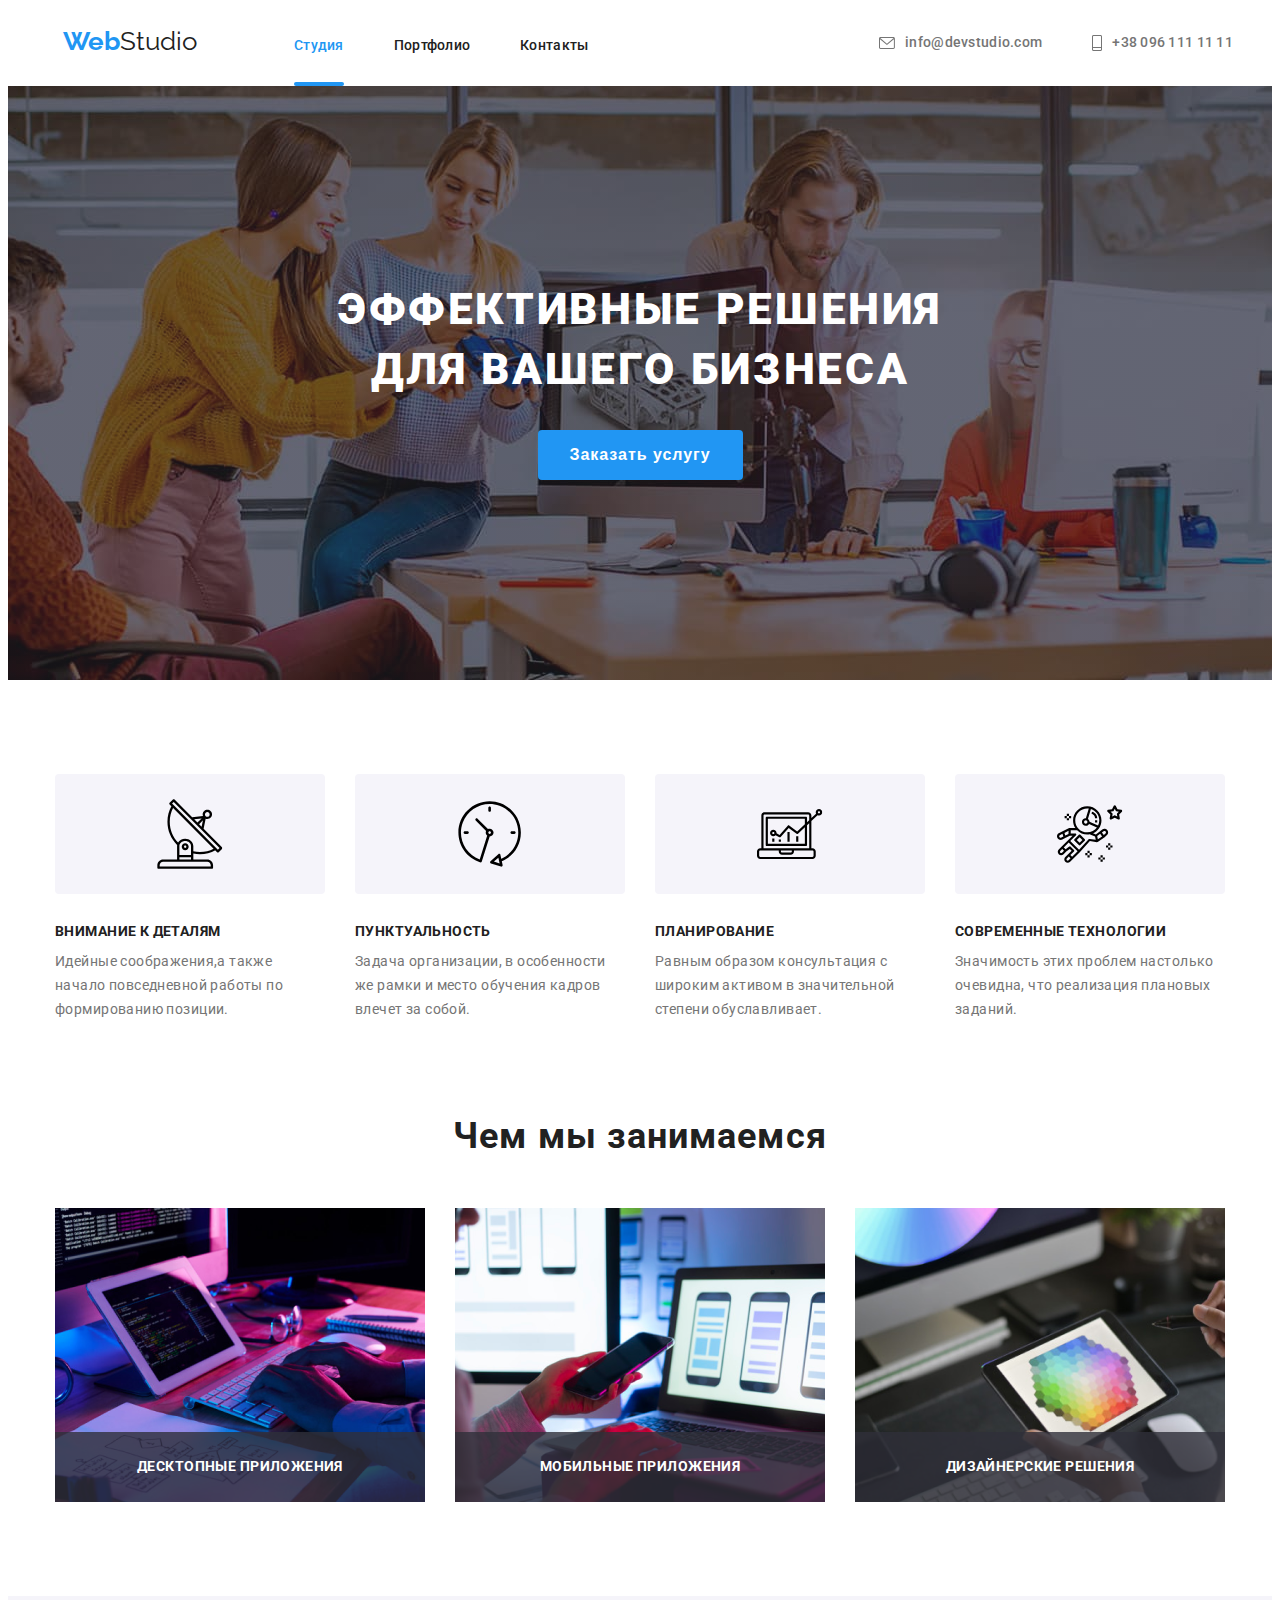
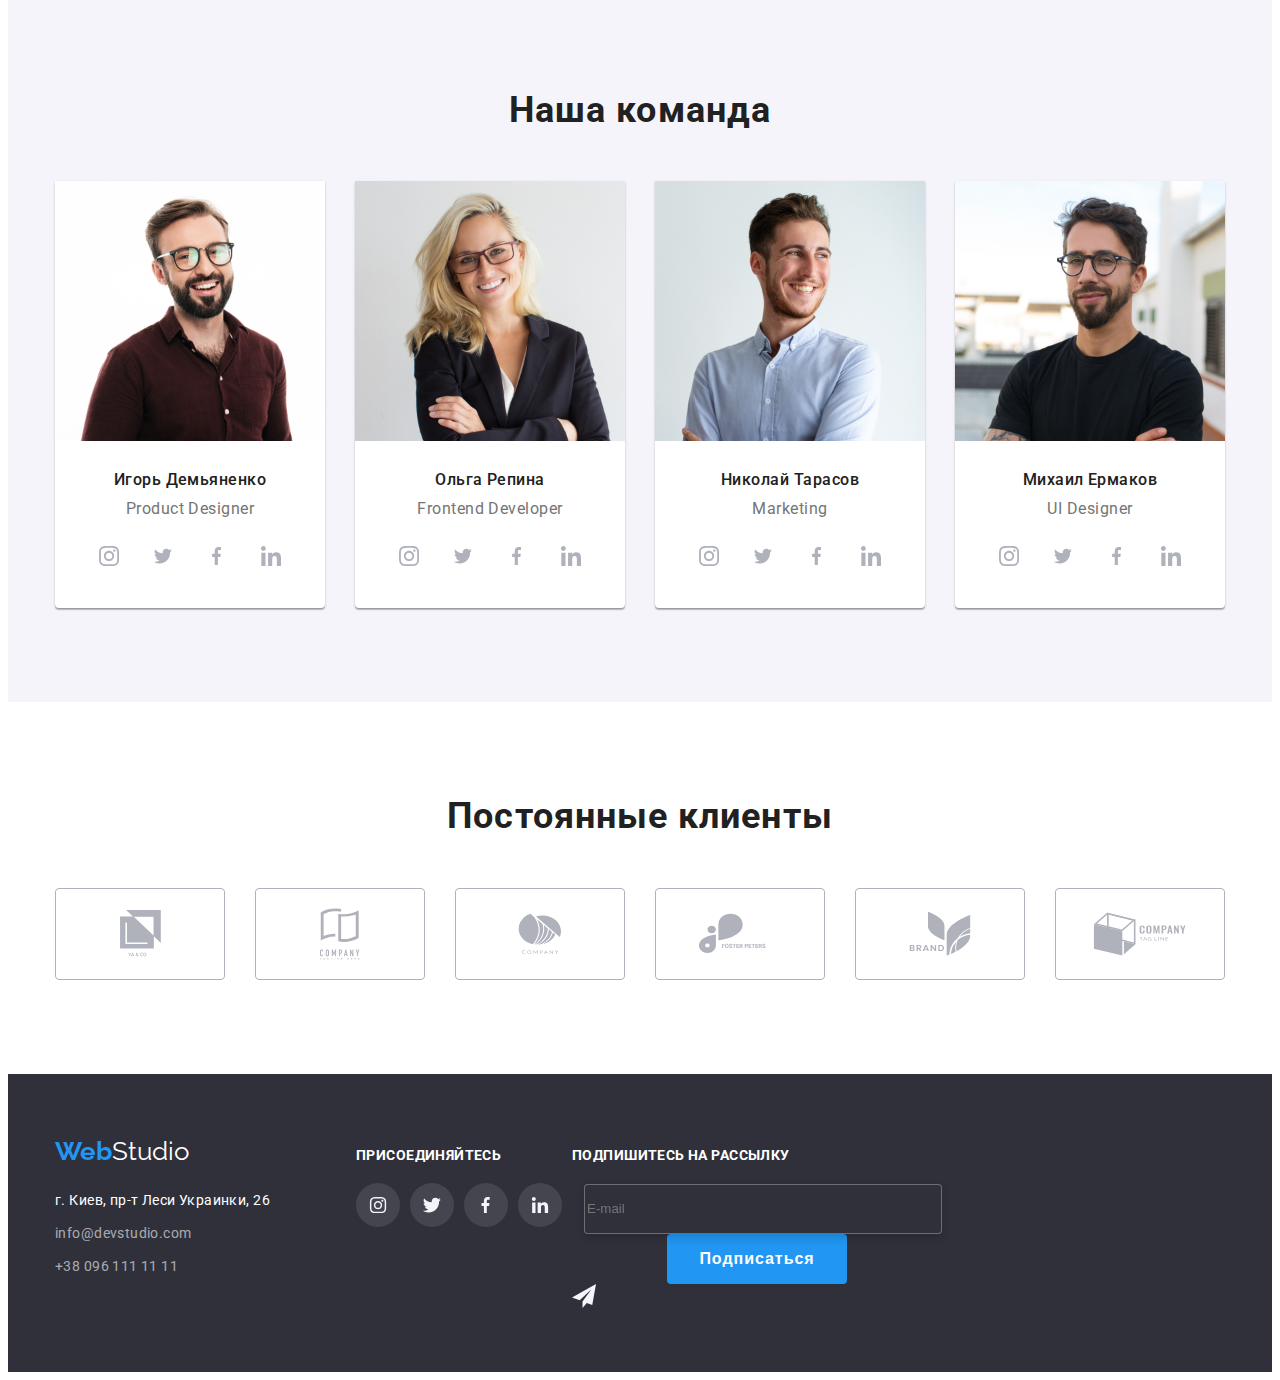
<file: index.html>
<!DOCTYPE html>
<html lang="ru">
  <head>
    <meta charset="UTF-8" />
    <meta name="viewport" content="width=device-width,initial-scale=1.0" />
    <title>WebStudio</title>
    <link rel="preconnect" href="https://fonts.gstatic.com" />
    <link
      href="https://fonts.googleapis.com/css2?family=Oleo+Script&family=Raleway:wght@700&family=Roboto:wght@400;500;700;900&display=swap"
      rel="stylesheet"/>
    <link
      rel="stylesheet"
      href="https://cdnjs.cloudflare.com/ajax/libs/modern-normalize/1.0.0/modern-normalize.min.css"
      integrity="sha512-ISS7cAi1PEhQ8jnbJpJZMd29NlhNj4AWYyLOSp2CE/CsHxTCu+r+t0D2yoJudVrd0/8fTVPUVDzY5Tvli75u/g=="
      crossorigin="anonymous"/>
    <link rel="stylesheet" href="./css/main.css"/>
  </head>

  <body class="page">
    <header class="header">
      <div class="container">
        <nav class="site-nav">
          <a class="logo" href="./index.html">Web<span class="accent">Studio</span></a>
          <ul class="nav list">
            <li class="nav-item"><a class="nav-link link current" href="./index.html">Студия</a></li>
            <li class="nav-item"><a class="nav-link link" href="./portfolio.html">Портфолио</a></li>
            <li class="nav-item"><a class="nav-link link" href="">Контакты</a></li>
          </ul>
        </nav>
        <ul class="contacts list">
          <li class="contacts-item">
            <a class="link mail" href="mailto:info@devstudio.com"
              ><svg class="nav-icon envelope" width="16" height="12">
                <use href="./images/sprite.svg#icon-envelope"></use></svg>info@devstudio.com</a>
          </li>
          <li class="contacts-item">
            <a class="link tel" href="tel:+380961111111"><svg class="nav-icon telephone" width="10" height="16">
                <use href="./images/sprite.svg#icon-smartphone"></use></svg>+38 096 111 11 11</a>
          </li>
        </ul>
      </div>
    </header>

    <main>
      <section class="hero section">
        <div class="container">
          <h1 class="title">Эффективные решения для вашего бизнеса</h1>
         <button type="button" class="button" data-modal-open>Заказать услугу</button> 
        </div>
      </section>

      <section class="features section">
        <div class="container">
          <ul class="features list">
            <li class="features item">
              <div class="features-icon-wrapper">
                <a class="features-icon link" href="#"><svg width="65.30" height="70" class="big-icon">
                    <use href="./images/sprite.svg#icon-antenna"></use></svg></a>
              </div>
              <h3 class="title">Внимание к деталям</h3>
              <p class="text">Идейные соображения,а также начало повседневной работы по формированию позиции.</p>
            </li>
            <li class="features item">
              <div>
                <div class="features-icon-wrapper">
                  <a class="features-icon link" href="#" ><svg width="65.30" height="70" class="big-icon">
                      <use href="./images/sprite.svg#icon-clock"></use></svg></a>
                </div>
              </div>
              <h3 class="title">Пунктуальность</h3>
              <p class="text">Задача организации, в особенности же рамки и место обучения кадров влечет за собой.</p>
            </li>
            <li class="features item">
              <div>
                <div class="features-icon-wrapper">
                  <a class="features-icon link" href="#" 
                    ><svg width="65.30" height="70" class="big-icon">
                      <use href="./images/sprite.svg#icon-diagram"></use></svg></a>
                </div>
              </div>
              <h3 class="title">Планирование</h3>
              <p class="text">Равным образом консультация с широким активом в значительной степени обуславливает.</p>
            </li>
            <li class="features item">
              <div class="features-icon-wrapper">
                <a class="features-icon link" href="#"
                  ><svg width="65.30" height="70" class="big-icon">
                    <use href="./images/sprite.svg#icon-astronaut"></use></svg></a>
              </div>
              <h3 class="title">Современные технологии</h3>
              <p class="text">Значимость этих проблем настолько очевидна, что реализация плановых заданий.</p>
            </li>
          </ul>
        </div>
      </section>

      <section class="work section">
        <div class="container">
          <h2 class="work-title">Чем мы занимаемся</h2>
          <ul class="work-list list">
            <li class="work-item"><p class="work-text">Десктопные приложения</p><img src="./images/work-section/progr-working.png" alt="программист" width="370" /></li>
            <li class="work-item"><p class="work-text">Moбильные приложения</p><img src="./images/work-section/designers.png" alt="дизайнер" width="370" /></li>
            <li class="work-item"><p class="work-text">Дизайнерские решения</p><img src="./images/work-section/artist.png" alt="дизайнер" width="370" /></li>
          </ul>
        </div>
      </section>

      <section class="team section">
        <div class="container">
          <h2 class="team-title">Наша команда</h2>
          <ul class="team-list list">
            <li class="team-item">
              <img src="./images/our-team/Igor.jpg" alt="дизайнер" width="270" />
              <div class="team-item-wrap">
                <h3 class="team-item-title title">Игорь Демьяненко</h3>
                <p class="role">Product Designer</p>
                <ul class="social-icons">
                  <li class="social-icons-item">
                    <a href="" class="social-icons-link">
                      <svg class="social-icons-svg" width="20" height="20">
                        <use href="./images/sprite.svg#icon-instagram"></use>
                      </svg>
                    </a>
                  </li>
                  <li class="social-icons-item">
                    <a href="" class="social-icons-link">
                      <svg class="social-icons-svg" width="20" height="16.25">
                        <use href="./images/sprite.svg#icon-twitter"></use>
                      </svg>
                    </a>
                  </li>
                  <li class="social-icons-item">
                    <a href="" class="social-icons-link">
                      <svg class="social-icons-svg" width="10" height="20">
                        <use href="./images/sprite.svg#icon-fb"></use>
                      </svg>
                    </a>
                  </li>
                  <li class="social-icons-item">
                    <a href="" class="social-icons-link">
                      <svg class="social-icons-svg" width="20" height="20">
                        <use href="./images/sprite.svg#icon-linkedin"></use>
                      </svg>
                    </a>
                  </li>
                </ul>
              </div>
            </li>
            <li class="team-item">
              <img src="./images/our-team/Olga.jpg" alt="разработчик" width="270" />
              <div class="team-item-wrap">
                <h3 class="team-item-title title">Ольга Репина</h3>
                <p class="role">Frontend Developer</p>
                <ul class="social-icons">
                  <li class="social-icons-item">
                    <a href="" class="social-icons-link">
                      <svg class="social-icons-svg" width="20" height="20">
                        <use href="./images/sprite.svg#icon-instagram"></use>
                      </svg>
                    </a>
                  </li>
                  <li class="social-icons-item">
                    <a href="" class="social-icons-link">
                      <svg class="social-icons-svg" width="20" height="16.25">
                        <use href="./images/sprite.svg#icon-twitter"></use>
                      </svg>
                    </a>
                  </li>
                  <li class="social-icons-item">
                    <a href="" class="social-icons-link">
                      <svg class="social-icons-svg" width="10" height="20">
                        <use href="./images/sprite.svg#icon-fb"></use>
                      </svg>
                    </a>
                  </li>
                  <li class="social-icons-item">
                    <a href="" class="social-icons-link">
                      <svg class="social-icons-svg" width="20" height="20">
                        <use href="./images/sprite.svg#icon-linkedin"></use>
                      </svg>
                    </a>
                  </li>
                </ul>
              </div>
            </li>
            <li class="team-item">
              <img src="./images/our-team/Nikolai.jpg" alt="маркетолог" width="270" />
              <div class="team-item-wrap">
                <h3 class="team-item-title title">Николай Тарасов</h3>
                <p class="role">Marketing</p>
                <ul class="social-icons">
                  <li class="social-icons-item">
                    <a href="" class="social-icons-link">
                      <svg class="social-icons-svg" width="20" height="20">
                        <use href="./images/sprite.svg#icon-instagram"></use>
                      </svg>
                    </a>
                  </li>
                  <li class="social-icons-item">
                    <a href="" class="social-icons-link">
                      <svg class="social-icons-svg" width="20" height="16.25">
                        <use href="./images/sprite.svg#icon-twitter"></use>
                      </svg>
                    </a>
                  </li>
                  <li class="social-icons-item">
                    <a href="" class="social-icons-link">
                      <svg class="social-icons-svg" width="10" height="20">
                        <use href="./images/sprite.svg#icon-fb"></use>
                      </svg>
                    </a>
                  </li>
                  <li class="social-icons-item">
                    <a href="" class="social-icons-link">
                      <svg class="social-icons-svg" width="20" height="20">
                        <use href="./images/sprite.svg#icon-linkedin"></use>
                      </svg>
                    </a>
                  </li>
                </ul>
              </div>
            </li>
            <li class="team-item">
              <img src="./images/our-team/Mikhail.jpg" alt="графический дизайнер" width="270" />
              <div class="team-item-wrap">
                <h3 class="team-item-title title">Михаил Ермаков</h3>
                <p class="role">UI Designer</p>
                <ul class="social-icons">
                  <li class="social-icons-item">
                    <a href="" class="social-icons-link">
                      <svg class="social-icons-svg" width="20" height="20">
                        <use href="./images/sprite.svg#icon-instagram"></use>
                      </svg>
                    </a>
                  </li>
                  <li class="social-icons-item">
                    <a href="" class="social-icons-link">
                      <svg class="social-icons-svg" width="20" height="16.25">
                        <use href="./images/sprite.svg#icon-twitter"></use>
                      </svg>
                    </a>
                  </li>
                  <li class="social-icons-item">
                    <a href="" class="social-icons-link">
                      <svg class="social-icons-svg" width="10" height="20">
                        <use href="./images/sprite.svg#icon-fb"></use>
                      </svg>
                    </a>
                  </li>
                  <li class="social-icons-item">
                    <a href="" class="social-icons-link">
                      <svg class="social-icons-svg" width="20" height="20">
                        <use href="./images/sprite.svg#icon-linkedin"></use>
                      </svg>
                    </a>
                  </li>
                </ul>
              </div>
            </li>
          </ul>
        </div>
      </section>
      <section class="clients section">
        <h2 class="clients-title">Постоянные клиенты</h2>
        <ul class="clients-list list">
          <li class="clients-item">
            <a class="clients-link link" href="#"
              ><svg class="clients-icon" width="41" height="46.7"><use href="./images/sprite.svg#icon-logo"></use></svg></a>
          </li>
          <li class="clients-item">
            <a class="clients-link link" href="#"><svg class="clients-icon" width="40" height="52"><use href="./images/sprite.svg#icon-logo2"></use></svg></a>
          </li>
          <li class="clients-item">
            <a class="clients-link link" href="#"><svg class="clients-icon" width="43.46" height="41.18">
                <use href="./images/sprite.svg#icon-logo3"></use></svg></a>
          </li>
          <li class="clients-item">
            <a class="clients-link link" href="#"><svg class="clients-icon" width="84.44" height="40.62">
                <use href="./images/sprite.svg#icon-logo4"></use></svg></a>
          </li>
          <li class="clients-item">
            <a class="clients-link link" href="#"><svg class="clients-icon" width="62.54" height="45.43">
                <use href="./images/sprite.svg#icon-logo5"></use></svg></a>
          </li>
          <li class="clients-item">
            <a class="clients-link link" href="#"><svg class="clients-icon" width="93.79" height="43.93">
                <use href="./images/sprite.svg#icon-logo6"></use></svg></a>
          </li>
        </ul>
      </section>
    </main>
    <footer class="footer">
      <div class="container">
        <div class="footer-contacts">
          <a class="footer-logo logo" href="./index.html">Web<span class="accent">Studio</span></a>
          <address class="address">
            <p>г. Киев, пр-т Леси Украинки, 26</p>
            <ul class="footer-contacts list">
              <li><a class="link mail" href="mailto:info@devstudio.com">info@devstudio.com</a></li>
              <li><a class="link tel" href="tel:+380961111111">+38 096 111 11 11</a></li>
            </ul>
          </address>
        </div>
        <div class="footer-networks">
          <p class="footer-title">Присоединяйтесь</p>
          <ul class="footer-networks-list list">
            <li class="footer-networks-item">
              <a href="#" class="footer-icon-link">
                <svg class="footer-icon-svg" width="20" height="16.25">
                  <use href="./images/sprite.svg#icon-instagram"></use></svg></a>
            </li>
            <li class="footer-networks-item">
              <a href="#" class="footer-icon-link">
                <svg class="footer-icon-svg" width="20" height="16.25">
                  <use href="./images/sprite.svg#icon-twitter"></use></svg></a>
            </li>
            <li class="footer-networks-item">
              <a href="#" class="footer-icon-link">
                <svg class="footer-icon-svg" width="20" height="16.25">
                  <use href="./images/sprite.svg#icon-fb"></use></svg></a>
            </li>
            <li class="footer-networks-item">
              <a href="#" class="footer-icon-link">
                <svg class="footer-icon-svg" width="20" height="16.25">
                  <use href="./images/sprite.svg#icon-linkedin"></use></svg></a>
            </li>
          </ul>
        </div>
        <form class="footer-form" action="">
          <p class="footer-form-text">Подпишитесь на рассылку</p>
          <input class="footer-form-field" class type="email" placeholder="E-mail">
       
          <button class="button" type="button">Подписаться</button>
          <svg class="footer-icon-svg" width="24" height="24">
            <use href="./images/sprite.svg#icon-icon-send"></use></svg>
        </form>
      </div>
    </footer>

    <!-- MODAL -->

    <div class="backdrop is-hidden" data-modal>
      <div class="modal">
      <buton type="button" class="modal-btn" data-modal-close><svg class="close-btn" width="18" height="18">
        <use href="./images/sprite.svg#icon-close"></use>
      </svg></buton>
      <p class="modal-title">Оставьте свои данные, мы вам перезвоним</p>
      <form class="contact-form" action="">
        <div class="contact-form-wrapper">
        <label class="field-label" for="name">Имя</label>
        <input class="contact-form-field" id="text" type="text" name="user-name">
        <svg class="contact-form-icon" width="18" height="18">
          <use href="./images/sprite.svg#icon-person"></use>
        </svg>
      </div> 
      <div class="contact-form-wrapper">
        <label class="field-label" for="tel">Телефон</label>
        <input class="contact-form-field" pattern="" id="tel" type="tel" name="user-phone">
        <svg class="contact-form-icon" width="18" height="18">
          <use href="./images/sprite.svg#icon-phone-black"></use>
        </svg>
      </div>
      <div class="contact-form-wrapper">
        <label class="field-label" for="email">Почта</label>
        <input class="contact-form-field" pattern="" id="email" type="email" name="user-email">
        <svg class="contact-form-icon" width="18" height="18">
          <use href="./images/sprite.svg#icon-email-black"></use>
        </svg>
      </div>
      <div class="text-area-wrapper">
        <label class="field-label" for="comment">Комментарий</label>
        <textarea class="contact-form-field text-area" id="comment" name="user-comment" placeholder="Введите текст" cols="30" rows="10"></textarea>
      </div>
     <div class="checkbox-wrapper">
       <label class="checkbox-label" for="check">
        <input class="checkbox-input" type="checkbox">
        <svg class="check-icon" width="11" height="11">
          <use href="./images/sprite.svg#icon-check"></use>
        </svg>
        <p class="policy-text">Соглашаюсь с рассылкой и принимаю <a class="policy-link">Условия договора</a></p>
      </label>
      </div>
     <button class="button" type="submit">Отправить</button>
      </form>  
      </div>
  </div> 

    <script src="./js/modal.js"></script>
  </body>
</html>
</file>
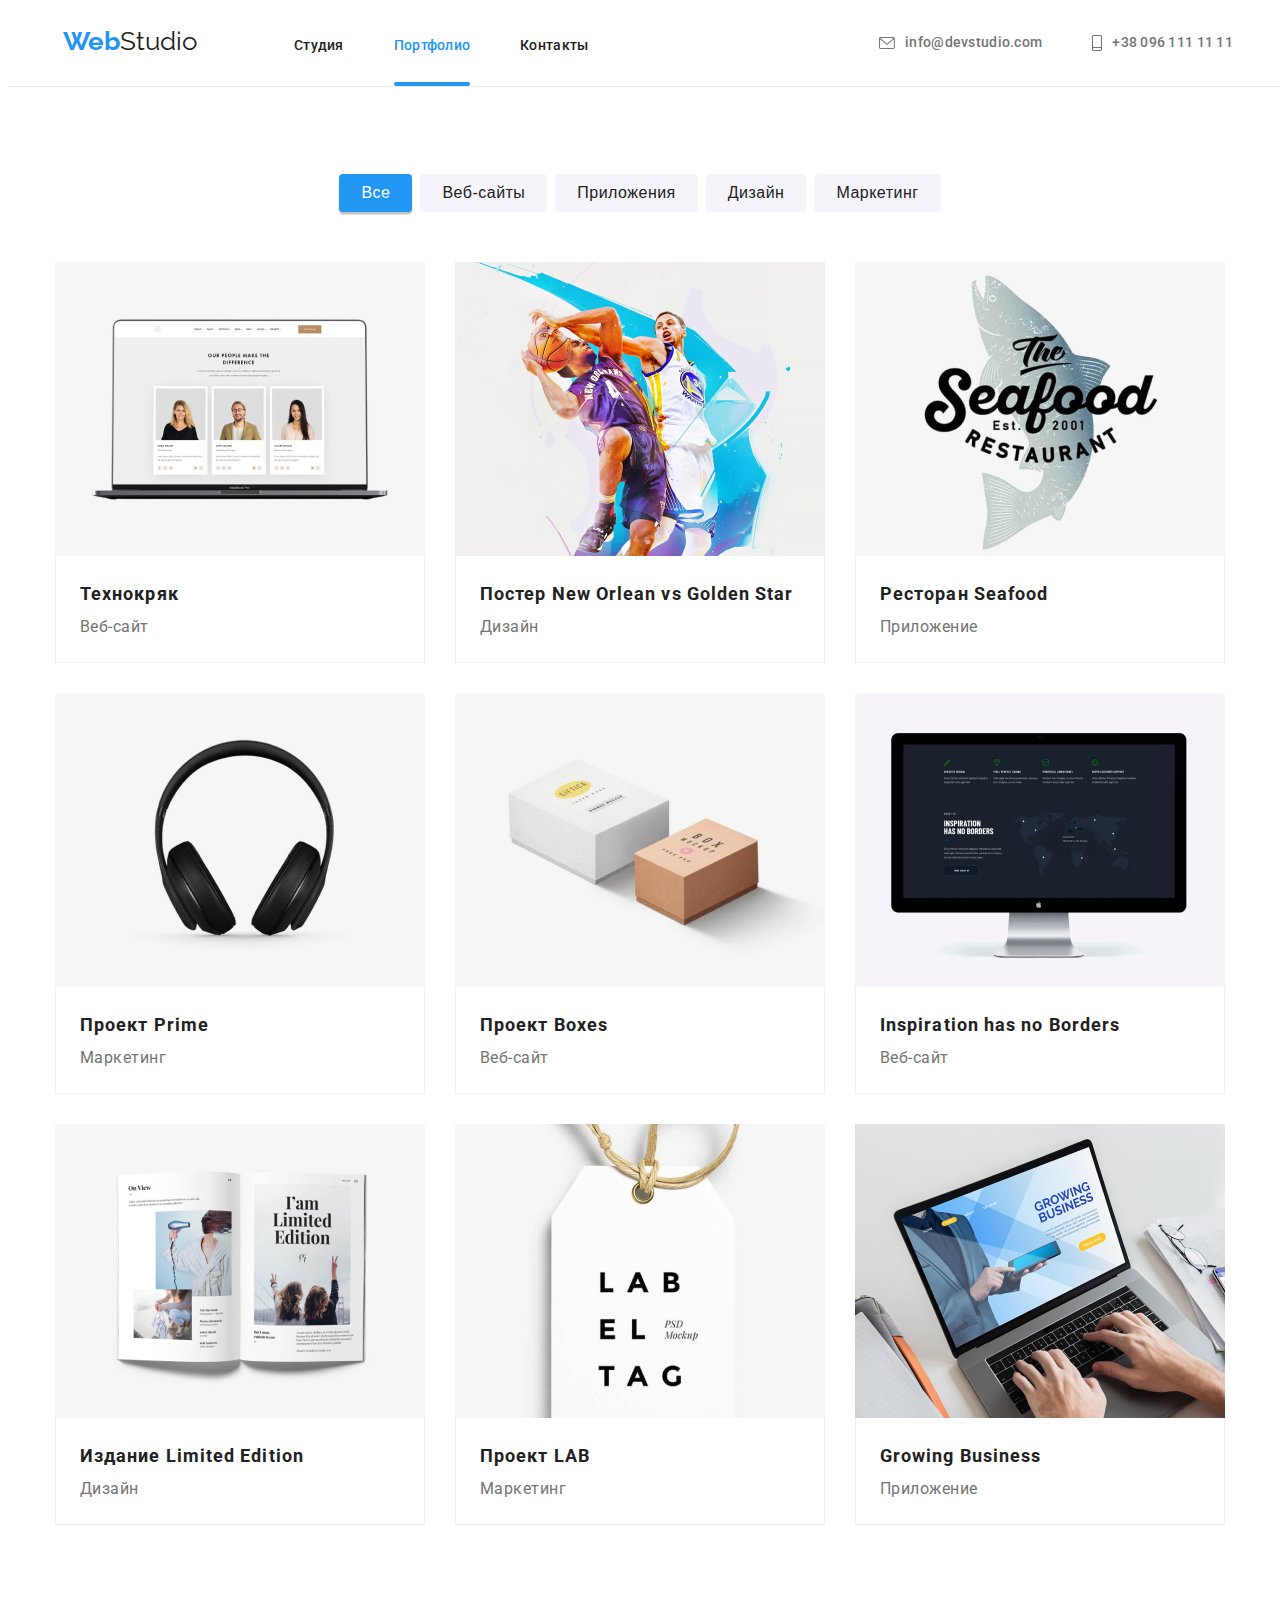
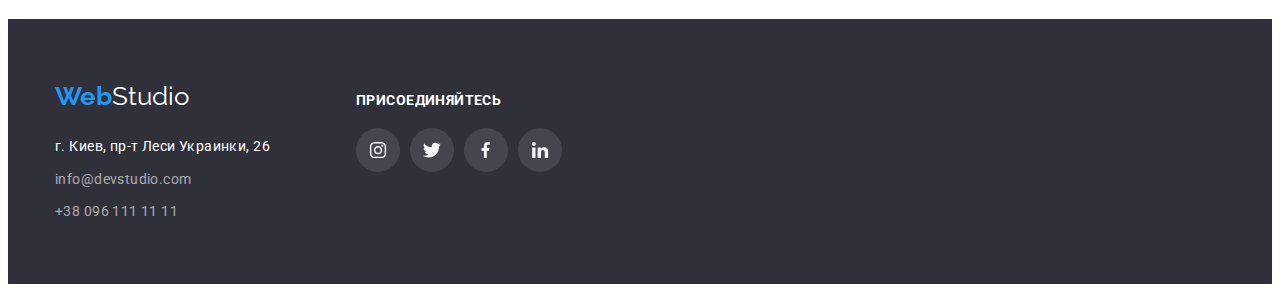
<file: portfolio.html>
<!DOCTYPE html>
<html lang="ru">
  <head>
    <meta charset="UTF-8" />
    <meta name="viewport" content="width=device-width,initial-scale=1.0" />
    <title>WebStudio</title>
    <link rel="preconnect" href="https://fonts.gstatic.com" />
    <link
      href="https://fonts.googleapis.com/css2?family=Oleo+Script&family=Raleway:wght@700&family=Roboto:wght@400;500;700;900&display=swap"
      rel="stylesheet"
    />
    <link
      rel="stylesheet"
      href="https://cdnjs.cloudflare.com/ajax/libs/modern-normalize/1.0.0/modern-normalize.min.css"
      integrity="sha512-ISS7cAi1PEhQ8jnbJpJZMd29NlhNj4AWYyLOSp2CE/CsHxTCu+r+t0D2yoJudVrd0/8fTVPUVDzY5Tvli75u/g=="
      crossorigin="anonymous"
    />
    <link rel="stylesheet" href="./css/main.css" />
    <link rel="stylesheet" href="./css/portfolio.css" />
  </head>

  <body class="page">
    <header class="header">
      <div class="container">
        <nav class="site-nav">
          <a class="logo" href="./index.html">Web<span class="accent">Studio</span></a>
          <ul class="nav list">
            <li class="nav-item"><a class="nav-link link" href="./index.html">Студия</a></li>
            <li class="nav-item"><a class="nav-link link current" href="./portfolio.html">Портфолио</a></li>
            <li class="nav-item"><a class="nav-link link" href="">Контакты</a></li>
          </ul>
        </nav>
        <ul class="contacts list">
          <li class="contacts-item">
            <a class="link mail" href="mailto:info@devstudio.com"
              ><svg class="nav-icon envelope" width="16" height="12">
                <use href="./images/sprite.svg#icon-envelope"></use></svg>info@devstudio.com</a>
          </li>
          <li class="contacts-item">
            <a class="link tel" href="tel:+380961111111"><svg class="nav-icon telephone" width="10" height="16">
                <use href="./images/sprite.svg#icon-smartphone"></use></svg>+38 096 111 11 11</a>
          </li>
        </ul>
      </div>
    </header>
    
    <!-- Portfolio Page content -->
    <main>
      <section class="gallery section">
        <div class="container">
        <h1 class="visually-hidden">Gallery</h1>
        <ul class="filter-list list">
          <li class="filter-item"><button type="button" class="f-button-all">Все</button></li>
          <li class="filter-item"><button type="button" class="f-button">Веб-сайты</button></li>
          <li class="filter-item"><button type="button" class="f-button">Приложения</button></li>
          <li class="filter-item"><button type="button" class="f-button">Дизайн</button></li>
          <li class="filter-item"><button type="button" class="f-button">Маркетинг</button></li>
        </ul>
  
        <ul class="examples list">
          <li class="gallery-item">
            <a class="gallery-link" href="#">
              <div class="gallery-thum">
              <img src="./images/portfolio/techno.jpg" alt="" width="370" />
              <p class="gallery-overlay">Технокряк это современная площадка распространения коронавируса. Компании используют эту платформу для цифрового шпионажа и атак на защищённые сервера конкурентов.</p>
            </div>
              <div class="gallery-text">
                <h3 class="title">Технокряк</h3>
                <p class="describtion">Веб-сайт</p>
              </div>
            </a>
          </li>
          <li class="gallery-item">
            <a class="gallery-link" href="#">
              <div class="gallery-thum">
                <img src="./images/portfolio/poster.jpg" alt="" width="370" />
                <p class="gallery-overlay">Технокряк это современная площадка распространения коронавируса. Компании используют эту платформу для цифрового шпионажа и атак на защищённые сервера конкурентов.</p>
              </div>
            <div class="gallery-text">
            <h3 class="title">Постер New Orlean vs Golden Star</h3>
            <p class="describtion">Дизайн</p>
            </div>
            </a>
          </li>
          <li class="gallery-item">
            <a class="gallery-link" href="#">
              <div class="gallery-thum">
                <img src="./images/portfolio/seafood.jpg" alt="" width="370" />
                <p class="gallery-overlay">Технокряк это современная площадка распространения коронавируса. Компании используют эту платформу для цифрового шпионажа и атак на защищённые сервера конкурентов.</p>
              </div>
            <div class="gallery-text">
            <h3 class="title">Ресторан Seafood</h3>
            <p class="describtion">Приложение</p>
            </div>
          </a>
          </li>
          <li class="gallery-item">
            <a class="gallery-link" href="#">
              <div class="gallery-thum">
                <img src="./images/portfolio/prime.jpg" alt="" width="370" />
                <p class="gallery-overlay">Технокряк это современная площадка распространения коронавируса. Компании используют эту платформу для цифрового шпионажа и атак на защищённые сервера конкурентов.</p>
              </div>
            <div class="gallery-text">
            <h3 class="title">Проект Prime</h3>
            <p class="describtion">Маркетинг</p>
            </div>
          </a>
          </li>
          <li class="gallery-item">
            <a class="gallery-link" href="#">
              <div class="gallery-thum">
                <img src="./images/portfolio/boxes.jpg" alt="" width="370" />
                <p class="gallery-overlay">Технокряк это современная площадка распространения коронавируса. Компании используют эту платформу для цифрового шпионажа и атак на защищённые сервера конкурентов.</p>
              </div>
            <div class="gallery-text">
            <h3 class="title">Проект Boxes</h3>
            <p class="describtion">Веб-сайт</p>
            </div>
          </a>
          </li>
          <li class="gallery-item">
            <a class="gallery-link" href="#">
              <div class="gallery-thum">
                <img src="./images/portfolio/inspiration.jpg" alt="" width="370" />
                <p class="gallery-overlay">Технокряк это современная площадка распространения коронавируса. Компании используют эту платформу для цифрового шпионажа и атак на защищённые сервера конкурентов.</p>
              </div>
            <div class="gallery-text">
            <h3 class="title">Inspiration has no Borders</h3>
            <p class="describtion">Веб-сайт</p>
            </div>
          </a>
          </li>
          <li class="gallery-item">
            <a class="gallery-link" href="#">
              <div class="gallery-thum">
                <img src="./images/portfolio/limited-edition.jpg" alt="" width="370" />
                <p class="gallery-overlay">Технокряк это современная площадка распространения коронавируса. Компании используют эту платформу для цифрового шпионажа и атак на защищённые сервера конкурентов.</p>
              </div>
            <div class="gallery-text">
            <h3 class="title">Издание Limited Edition</h3>
            <p class="describtion">Дизайн</p>
            </div>
          </a>
          </li>
          <li class="gallery-item">
            <a class="gallery-link" href="#">
              <div class="gallery-thum">
                <img src="./images/portfolio/lab.jpg" alt="" width="370" />
                <p class="gallery-overlay">Технокряк это современная площадка распространения коронавируса. Компании используют эту платформу для цифрового шпионажа и атак на защищённые сервера конкурентов.</p>
              </div>
            <div class="gallery-text">
            <h3 class="title">Проект LAB</h3>
            <p class="describtion">Маркетинг</p>
            </div>
          </a>
          </li>
          <li class="gallery-item">
            <a class="gallery-link" href="#">
              <div class="gallery-thum">
                <img src="./images/portfolio/growing.jpg" alt="" width="370" />
                <p class="gallery-overlay">Технокряк это современная площадка распространения коронавируса. Компании используют эту платформу для цифрового шпионажа и атак на защищённые сервера конкурентов.</p>
              </div>
            <div class="gallery-text">
            <h3 class="title">Growing Business</h3>
            <p class="describtion">Приложение</p>
            </div>
          </a>
          </li>
        </ul>
        </div>
      </section>
    </main>

    <!-- Footer -->

    <footer class="footer">
      <div class="container">
        <div class="footer-contacts">
          <a class="footer-logo logo" href="./index.html">Web<span class="accent">Studio</span></a>
          <address class="address">
            <p>г. Киев, пр-т Леси Украинки, 26</p>
            <ul class="footer-contacts list">
              <li><a class="link mail" href="mailto:info@devstudio.com">info@devstudio.com</a></li>
              <li><a class="link tel" href="tel:+380961111111">+38 096 111 11 11</a></li>
            </ul>
          </address>
        </div>
        <div class="footer-networks">
          <p class="footer-title">Присоединяйтесь</p>
          <ul class="footer-networks-list list">
            <li class="footer-networks-item">
              <a href="#" class="footer-icon-link">
                <svg class="footer-icon-svg" width="20" height="16.25">
                  <use href="./images/sprite.svg#icon-instagram"></use></svg></a>
            </li>
            <li class="footer-networks-item">
              <a href="#" class="footer-icon-link">
                <svg class="footer-icon-svg" width="20" height="16.25">
                  <use href="./images/sprite.svg#icon-twitter"></use></svg></a>
            </li>
            <li class="footer-networks-item">
              <a href="#" class="footer-icon-link">
                <svg class="footer-icon-svg" width="20" height="16.25">
                  <use href="./images/sprite.svg#icon-fb"></use></svg></a>
            </li>
            <li class="footer-networks-item">
              <a href="#" class="footer-icon-link">
                <svg class="footer-icon-svg" width="20" height="16.25">
                  <use href="./images/sprite.svg#icon-linkedin"></use></svg></a>
            </li>
          </ul>
        </div>
      </div>
    </footer>
  </body>
</html>
</file>
<file: css/main.css>
:root {
  --text-color: #757575;
  --title-color: #212121;
  --secondary-text-color: #ffffff;
  --primary-bg-color: #ffffff;
  --secondary-bg-color: #f5f4fa;
  --accent-color: #2196f3;
  --icon-bg-color: #afb1bb;
  --timing-function: cubic-bezier(0.4, 0, 0.2, 1);
  --transition-delay: 250ms;
}

html {
  box-sizing: border-box;
}

*,
*::before,
*::after {
  box-sizing: inherit;
}

body {
  background-color: var(--primary-bg-color);
  color: var(--text-color) #757575;
  font-family: Roboto, sans-serif;
  letter-spacing: 0.03;
}

ul {
  margin: 0;
  padding-left: 0;
  list-style: none;
}

a {
  display: inline-block;
  text-decoration: none;
}

h1,
h2,
h3,
h4,
h5,
h6,
p {
  margin: 0;
}

img {
  display: block;
  max-width: 100%;
  height: auto;
}

/* CONTAINER */
.container {
  width: 1200px;
  padding-right: 15px;
  padding-left: 15px;
  margin-left: auto;
  margin-right: auto;
}

.section {
  padding-top: 94px;
  padding-bottom: 94px;
}

.logo,
.nav .link.current,
.nav .link:hover,
.nav .link:focus,
.header .contacts .link:hover,
.header .contacts .link:focus,
.footer .link:hover,
.footer .link:focus {
  color: var(--accent-color);
}

/*  HEADER */

.header {
  position: fixed;
  z-index: 100;
  width: 100%;
  background-color: var(--primary-bg-color);
  top: 0;
}

.logo {
  font-family: Raleway, sans-serif;
  font-weight: 700;
  font-size: 26px;
  line-height: 1.19em;
  text-decoration: none;
}

.logo .accent {
  color: var(--title-color);
  font-family: Raleway, sans-serif;
  font-weight: 400;
  font-size: 26px;
  line-height: 1.38em;
  letter-spacing: 0.03;
}

/*  NAV */

.nav-link {
  position: relative;
  color: var(--title-color);
  font-weight: 500;
  font-size: 14px;
  line-height: 1.14em;
  letter-spacing: 0.02em;
  text-decoration: none;
  padding-top: 32px;
  padding-bottom: 32px;
  transition: color var(--transition-delay) var(--timing-function);
  /* transition-property: color;
  transition-delay: var(--transition-delay);
  transition-timing-function: var(--timing-function); */
}

.nav-link.current::after {
  position: absolute;
  display: block;
  width: 100%;
  height: 4px;
  content: '';
  bottom: 0;
  left: 0;
  background-color: var(--accent-color);
  border-radius: 2px;
}

.header .contacts .link {
  color: var(--text-color);
  font-weight: 500;
  font-size: 14px;
  line-height: 1.14em;
  letter-spacing: 0.02em;
  padding-top: 32px;
  padding-bottom: 32px;
  transition: color var(--transition-delay) var(--timing-function);
}

.logo {
  display: inline-block;
  margin-right: 93px;
  padding-top: 24px;
  padding-bottom: 25px;
}

.header .container {
  display: flex;
  align-items: center;
}

.nav {
  display: inline-flex;
}

.nav-item:not(:last-child) {
  margin-right: 50px;
}

.contacts {
  display: inline-flex;
  margin-left: auto;
}

.contacts-item:not(:last-child) {
  margin-right: 50px;
}

.nav-icon {
  fill: currentColor;
  margin-right: 10px;
}

.contacts .link {
  display: flex;
  align-items: center;
}

/* HERO */

.hero {
  max-width: 1600px;
  background-image: linear-gradient(to right, rgba(47, 48, 58, 0.4), rgba(47, 48, 58, 0.4)),
    url('../images/hero-banner-1.jpg');

  background-repeat: no-repeat;
  background-size: cover;
  background-position: 50% 50%;

  padding-top: 200px;
  padding-bottom: 200px;
  margin-right: auto;
  margin-left: auto;
  margin-top: 80px;
}

.hero .title {
  color: var(--secondary-text-color);
  font-weight: 900;
  font-size: 44px;
  line-height: 1.36em;
  letter-spacing: 0.06em;
  text-transform: uppercase;
  text-align: center;

  max-width: 696px;
  margin: 0 auto;
  margin-bottom: 30px;
}

.button {
  display: block;
  margin: 0 auto;

  padding-top: 10px;
  padding-bottom: 10px;
  padding-right: 32px;
  padding-left: 32px;
  border: none;
  border-radius: 4px;

  font-weight: 700;
  font-size: 16px;
  line-height: 1.9;
  letter-spacing: 0.06em;
  text-align: center;
  cursor: pointer;

  color: var(--secondary-text-color);
  background-color: var(--accent-color);
}

/* FEATURES */

.features .list {
  display: flex;
  justify-content: space-between;
}

.features .item:not(:last-child) {
  margin-right: 30px;
}

.features .item {
  width: 270px;
}

.features .title {
  margin-bottom: 10px;
  color: var(--title-color);
  font-weight: 700;
  font-size: 14px;
  line-height: 1.14em;
  letter-spacing: 0.03em;
  text-transform: uppercase;
}

.features .text {
  color: var(--text-color);
  font-size: 14px;
  line-height: 1.71em;
  letter-spacing: 0.03em;
}

/* section WORK*/

.work.section {
  padding-top: 0;
}

.work-list {
  display: flex;
  margin-left: -30px;
}

.work-item {
  position: relative;
  margin-left: 30px;
}

.work-text {
  display: flex;
  justify-content: center;
  align-items: center;
  position: absolute;
  bottom: 0;
  /* щоб займала всю ширину лі */
  width: 100%;
  height: 70px;
  font-weight: 700;
  font-size: 14px;
  line-height: 1.14em;
  text-align: center;
  letter-spacing: 0.03em;
  text-transform: uppercase;
  color: var(--secondary-text-color);
  background: rgba(47, 48, 58, 0.8);
}

.work-title {
  margin-bottom: 50px;
  color: var(--title-color);
  font-weight: 700;
  font-size: 36px;
  line-height: 1.16em;
  text-align: center;
  letter-spacing: 0.03em;
}

.features-icon {
  display: flex;
  width: 270px;
  height: 120px;
  align-items: center;
  justify-content: center;
  background-color: var(--secondary-bg-color);
  margin-bottom: 30px;
  border-radius: 4px;
  color: var(--accent-color);
}

.big-icon:hover,
.big-icon:focus {
  fill: currentColor;
}

/* section Team */

.team {
  background-color: var(--secondary-bg-color);
}

.team-title {
  margin-bottom: 50px;
  color: var(--title-color);
  font-weight: 700;
  font-size: 36px;
  line-height: 1.16em;
  text-align: center;
  letter-spacing: 0.03em;
}

.team-list {
  display: flex;
  margin-right: -30px;
}

.team-item {
  width: 270px;
  margin-right: 30px;
  background: var(--primary-bg-color);
  box-shadow: 0px 1px 3px rgba(0, 0, 0, 0.12), 0px 1px 1px rgba(0, 0, 0, 0.14), 0px 2px 1px rgba(0, 0, 0, 0.2);
  border-radius: 0px 0px 4px 4px;
}

.team-item-wrap {
  padding-top: 30px;
  padding-bottom: 30px;
  padding-right: 30px;
  padding-left: 30px;
}

.team-item-title {
  margin-bottom: 10px;
  font-weight: 500;
  font-size: 16px;
  line-height: 1.14;

  text-align: center;
  letter-spacing: 0.03em;

  color: var(--title-color);
}

.role {
  font-size: 16px;
  line-height: 1.14;
  text-align: center;
  letter-spacing: 0.03em;
  color: var(--text-color);
  padding-bottom: 16px;
}

.social-icons {
  display: flex;
  align-items: center;
  justify-content: center;
}

.social-icons-item:not(:last-child) {
  margin-right: 10px;
}

.social-icons-svg {
  fill: var(--icon-bg-color);
}

.social-icons-link {
  display: flex;
  align-items: center;
  justify-content: center;
  width: 44px;
  height: 44px;
  border-radius: 50px;
  background-color: var(--primary-bg-color);
  transition: background-color var(--transition-delay) var(--timing-function);
}

.social-icons-link:not(:last-child) {
  margin-right: 10px;
}

.social-icons-link:hover,
.social-icons-link:focus {
  background-color: var(--accent-color);
}

.social-icons-link:hover .social-icons-svg,
.social-icons-link:focus .social-icons-svg {
  fill: var(--secondary-bg-color);
  transition: fill var(--transition-delay) var(--timing-function);
}

/* LOYAL CLIENTS */

.clients-list {
  display: flex;
  align-items: center;
  justify-content: center;
}

.clients-item:not(:last-child) {
  margin-right: 30px;
}

.clients-icon {
  fill: var(--icon-bg-color);
  transition: fill var(--transition-delay) var(--timing-function);
}

.clients-link {
  display: flex;
  align-items: center;
  justify-content: center;
  color: var(--accent-color);
  width: 170px;
  height: 92px;
  border: 1px solid var(--icon-bg-color);
  box-sizing: border-box;
  border-radius: 4px;
  outline: none;
  transition: border-color var(--transition-delay) var(--timing-function);
}

.clients-link:hover,
.clients-link:focus {
  border: 1px solid var(--accent-color);
}

.clients-link:hover .clients-icon,
.clients-link:focus .clients-icon {
  fill: var(--accent-color);
}

.clients-title {
  margin: 0 auto;
  margin-bottom: 50px;
  font-weight: 700;
  font-size: 36px;
  line-height: 1.16em;
  text-align: center;
  letter-spacing: 0.03em;
  color: var(--title-color);
}

/* FOOTER */

.contacts .link {
  text-decoration: none;
}

.footer {
  padding-top: 60px;
  padding-bottom: 60px;
  background-color: #2f303a;
}

.footer .container {
  display: flex;
  align-items: baseline;
}

.footer-contacts {
  margin-right: 70px;
}

.footer-title {
  font-weight: 700;
  font-size: 14px;
  line-height: 1.17;
  letter-spacing: 0.03em;
  text-transform: uppercase;
  color: var(--secondary-text-color);
  margin-bottom: 20px;
}

.footer .logo .accent {
  color: var(--secondary-text-color);
}

.footer-logo {
  margin-bottom: 20px;
  padding: 0;
}

.footer .address {
  width: 231px;
  color: var(--secondary-text-color);
  font-style: normal;
  font-size: 14px;
  line-height: 1.71;
  letter-spacing: 0.03em;
}

.footer-contacts .link {
  color: rgba(255, 255, 255, 0.6);
  font-size: 14px;
  line-height: 1.71;
  letter-spacing: 0.03em;
}

.address > p {
  margin-bottom: 9px;
}

.footer-contacts li:first-child {
  margin-bottom: 9px;
}

.footer-icon-link {
  display: flex;
  background: rgba(255, 255, 255, 0.1);
  width: 100%;
  height: 100%;
  border-radius: 50%;
  align-items: center;
  justify-content: center;
  transition: background-color var(--transition-delay) var(--timing-function);
}

.footer-networks-list {
  display: flex;
}

.footer-networks-item {
  width: 44px;
  height: 44px;
  margin-right: 10px;
}

.footer-icon-svg {
  fill: var(--secondary-bg-color);
}

.footer-icon-link:hover,
.footer-icon-link:focus {
  background-color: var(--accent-color);
}

.footer-form-text {
font-weight: 700;
font-size: 14px;
line-height: 1.14em;
letter-spacing: 0.03em;
text-transform: uppercase;
margin-bottom: 20px;
color: var(--secondary-text-color);
}

.footer-form-field {
  width: 358px;
  height: 50px;
  margin-left: 12px;
  border: 1px solid rgba(255, 255, 255, 0.3);
  filter: drop-shadow(0px 4px 4px rgba(0, 0, 0, 0.15));
  border-radius: 4px; 
  background: #2F303A;
}

/* MODAL */

.backdrop {
  position: fixed;
  top: 0;
  left: 0;
  width: 100%;
  height: 100%;
  background: rgba(0, 0, 0, 0.2);
  opacity: 1;
  transition: opacity var(--transition-delay) var(--timing-function);
}

.backdrop.is-hidden {
  opacity: 0;
  pointer-events: none;
}

.modal {
  position: absolute;
  top: 50%;
  left: 50%;

  min-width: 528px;
  min-height: 581px;
  padding: 15px;

  background-color: var(--primary-bg-color);
  box-shadow: 0px 1px 3px rgba(0, 0, 0, 0.12), 0px 1px 1px rgba(0, 0, 0, 0.14), 0px 2px 1px rgba(0, 0, 0, 0.2);
  border-radius: 4px;

  transform: translate(-50%, -50%) scale(1);
}

.backdrop.is-hidden .modal {
  transform: translate(-50%, -50%) scale(0.9);
}

.modal-btn {
  position: absolute;
  top: 8px;
  right: 8px;
  display: flex;
  justify-content: center;
  align-items: center;
  width: 30px;
  height: 30px;
  border-radius: 50%;
  position: absolute;
  background: var(--secondary-bg-color);
  border: 1px solid rgba(0, 0, 0, 0.1);
}

.modal-btn:hover .close-btn {
  fill:var(--accent-color);
}

.modal-title {
font-weight: 700;
font-size: 20px;
line-height: 1.15em;
text-align: center;
letter-spacing: 0.03em;
color: var(--title-color);
}

.contact-form {
  padding: 40px;
}

.contact-form-field {
  /* display: flex;
  flex-wrap: wrap;
  justify-content: space-between; */
  display: block;
  padding: 0;
  margin-right: 0 auto;
  margin-left: 0 auto;
  width: 448px;
  height: 40px;
  border: 1px solid rgba(33, 33, 33, 0.2);
  box-sizing: border-box;
  border-radius: 4px;
  outline: none;
  cursor: pointer;
}

.contact-form-field:focus {
  border-color:var(--accent-color);
}

.contact-form-field:focus .contact-form-icon {
  fill: var(--accent-color);
}

.contact-form-wrapper{
  position: relative;
}

.contact-form-icon {
  position: absolute;
  top: 50%;
  left: 0;
  transform: translateY(-50%);
}

.field-label {
font-size: 12px;
line-height: 1.16em;
letter-spacing: 0.01em;
color: var(--text-color);
} 

 .text-area {
  width: 448px;
  height: 120px;
  resize: none;
  padding-top: 12px;
  padding-bottom: 12px;
  padding-left: 16px;
  padding-right: 16px;
  margin-bottom: 20px;
}

.text-area::placeholder {
font-size: 12px;
line-height: 1.16em;
letter-spacing: 0.01em;
color: rgba(117, 117, 117, 0.5);
}

.policy-text {
font-size: 14px;
line-height: 1.71em;
letter-spacing: 0.03em;
color: var(--text-color);
}

.policy-link {
  color: var(--accent-color);
}

.check-box-wrapper {
  margin-bottom: 30px;
}
/* 
.policy-link {

} */
</file>
<file: css/portfolio.css>
/* Portfolio page styles sheet */
.main {
  font-family: Roboto, sans-serif;
}

.visually-hidden {
  position: absolute;
  width: 1px;
  height: 1px;
  border: 0;
  margin: -1px;
  padding: 0;
  clip: rect(0 0 0 0);
  overflow: hidden;
}

.header {
  border-bottom: 1px solid #ececec;
}

.filter-list {
  display: flex;
  justify-content: center;
  margin-bottom: 50px;
}

.filter-item:not(:last-child) {
  margin-right: 8px;
}

.f-button {
  color: var(--title-color);
  background-color: var(--secondary-bg-color);
  padding: 6px 22px;
  border: none;

  font-weight: 500;
  font-size: 16px;
  line-height: 1.62em;
  text-align: center;
  letter-spacing: 0.03em;
  display: inline-block;
  cursor: pointer;
  border-radius: 4px;

  transition: background-color 250ms cubic-bezier(0.4, 0, 0.2, 1), color 250ms cubic-bezier(0.4, 0, 0.2, 1);

  /* transition-property: background-color;
  transition-duration: 250ms;
  transition-timing-function: cubic-bezier(0.4, 0, 0.2, 1); */
}

.f-button:hover,
.f-button:focus {
  color: var(--secondary-text-color);
  background-color: var(--accent-color);
  box-shadow: 0px 3px 1px rgba(0, 0, 0, 0.1), 0px 1px 2px rgba(0, 0, 0, 0.08), 0px 2px 2px rgba(0, 0, 0, 0.12);
}

.f-button-all {
  padding: 6px 22px;
  border: none;

  font-weight: 500;
  font-size: 16px;
  line-height: 1.62em;
  text-align: center;
  letter-spacing: 0.03em;
  display: inline-block;
  cursor: pointer;
  border-radius: 4px;

  color: var(--secondary-text-color);
  background-color: var(--accent-color);
  box-shadow: 0px 3px 1px rgba(0, 0, 0, 0.1), 0px 1px 2px rgba(0, 0, 0, 0.08), 0px 2px 2px rgba(0, 0, 0, 0.12);
}

.gallery {
  margin-top: 80px;
}

.examples .title {
  color: var(--title-color);
  font-weight: 700;
  font-size: 18px;
  line-height: 2em;
  letter-spacing: 0.06em;
}

.examples .describtion {
  color: var(--text-color);
  font-size: 16px;
  line-height: 1.87em;
  letter-spacing: 0.03em;
}

.gallery-item {
  width: 370px;
  margin-left: 30px;
  margin-top: 30px;
}

.gallery-link {
  display: block;
  width: 100%;
  height: 100%;
}

.gallery-link:hover,
.gallery-link:focus {
  box-shadow: 0px 1px 1px rgba(0, 0, 0, 0.12), 0px 4px 4px rgba(0, 0, 0, 0.06), 1px 4px 6px rgba(0, 0, 0, 0.16);
}

.examples {
  display: flex;
  flex-wrap: wrap;
  margin-left: -30px;
  margin-top: -30px;
}

.gallery-text {
  padding: 20px 24px;
  border: 1px solid #eeeeee;
  border-top: none;
}

.gallery-link:hover .gallery-overlay {
  transform: translateY(0);
  opacity: 1;
  transition: transform 250ms var(--timing-function);
}

.gallery-thum {
  position: relative;
  overflow: hidden;
}

.gallery-overlay {
  position: absolute;
  top: 0;
  left: 0;
  width: 100%;
  height: 100%;
  background: rgba(33, 150, 243, 0.9);
  transform: translateY(100%);
  transition: var(--transition-delay) var(--timing-function);

  font-weight: 400;
  font-size: 18px;
  line-height: 1.5;
  letter-spacing: 0.03em;
  color: #ffffff;
  padding: 63px 24px;
}
</file>
